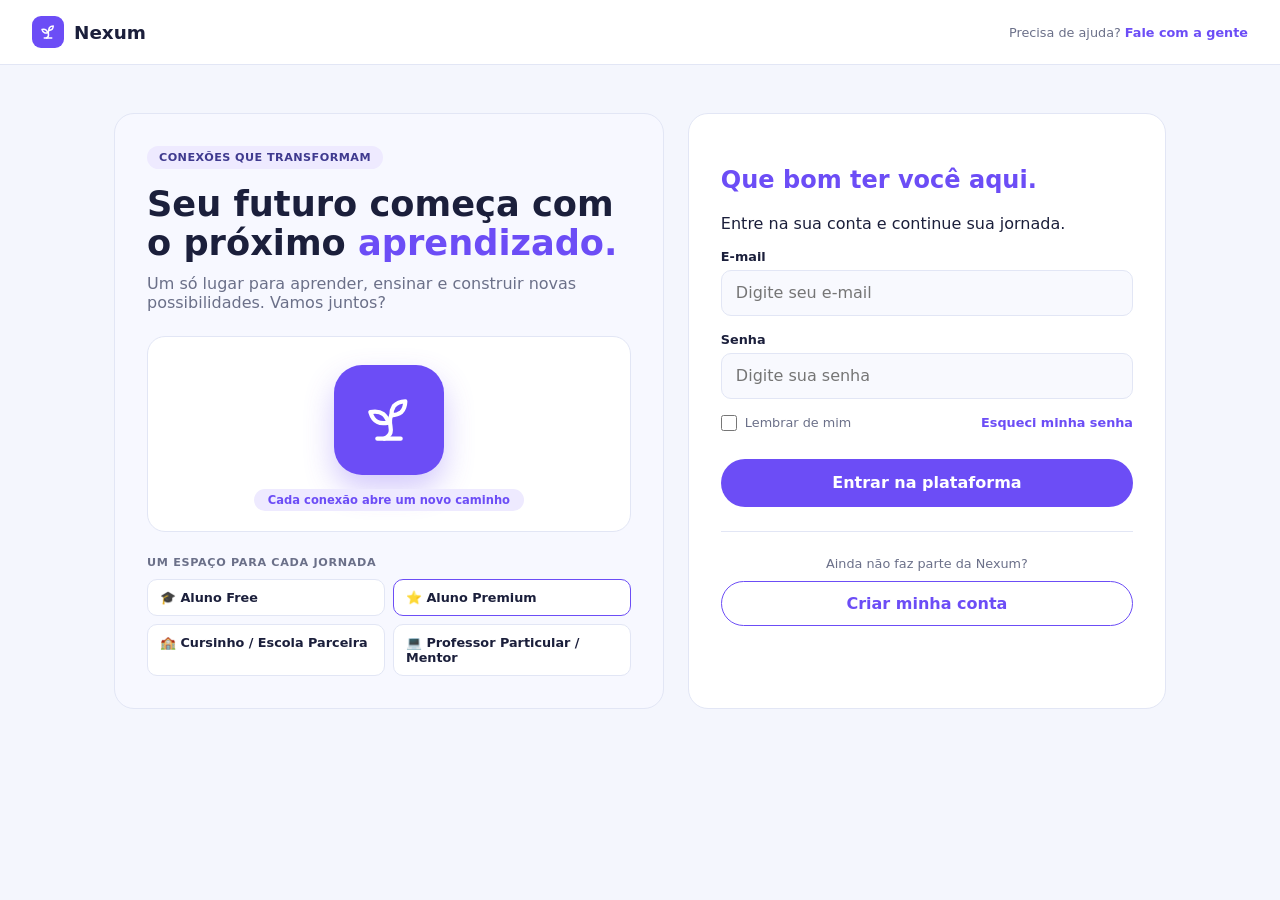
<file: index.html>
<!DOCTYPE html>
<html lang="pt-br">
<head>
    <meta charset="UTF-8">
    <meta name="viewport" content="width=device-width, initial-scale=1.0">
    <title>Entrar | Nexum</title>
    <link rel="stylesheet" href="login.css">
</head>
<body>

    <header class="topo">
        <a class="marca" href="index.html">
            <span class="marca-icone">
                <svg viewBox="0 0 24 24" width="18" height="18" fill="none" stroke="white" stroke-width="2" stroke-linecap="round" stroke-linejoin="round" aria-hidden="true">
                    <path d="M7 20h10"/>
                    <path d="M10 20c5.5-2.5.8-6.4 3-10"/>
                    <path d="M9.5 9.4c1.1.8 1.8 2.2 2.3 3.7-2 .4-3.5.4-4.8-.3-1.2-.6-2.3-1.9-3-4.2 2.8-.5 4.4 0 5.5.8z"/>
                    <path d="M14.1 6a7 7 0 0 0-1.1 4c1.9-.1 3.3-.6 4.3-1.4 1-1 1.6-2.3 1.7-4.6-2.7.1-4 1-4.9 2z"/>
                </svg>
            </span>
            <span>Nexum</span>
        </a>
        <p class="ajuda">Precisa de ajuda? <a href="#">Fale com a gente</a></p>
    </header>

    <main class="pagina">

        <section class="apresentacao">
            <span class="etiqueta">Conexões que transformam</span>
            <h2>Seu futuro começa com o próximo <span class="destaque">aprendizado.</span></h2>
            <p class="subtitulo">Um só lugar para aprender, ensinar e construir novas possibilidades. Vamos juntos?</p>

            <div class="vitrine">
                <div class="vitrine-logo">
                    <svg viewBox="0 0 24 24" width="56" height="56" fill="none" stroke="white" stroke-width="1.8" stroke-linecap="round" stroke-linejoin="round" aria-hidden="true">
                        <path d="M7 20h10"/>
                        <path d="M10 20c5.5-2.5.8-6.4 3-10"/>
                        <path d="M9.5 9.4c1.1.8 1.8 2.2 2.3 3.7-2 .4-3.5.4-4.8-.3-1.2-.6-2.3-1.9-3-4.2 2.8-.5 4.4 0 5.5.8z"/>
                        <path d="M14.1 6a7 7 0 0 0-1.1 4c1.9-.1 3.3-.6 4.3-1.4 1-1 1.6-2.3 1.7-4.6-2.7.1-4 1-4.9 2z"/>
                    </svg>
                </div>
                <span class="vitrine-frase">Cada conexão abre um novo caminho</span>
            </div>

            <h3 class="perfis-titulo">Um espaço para cada jornada</h3>
            <ul class="perfis">
                <li>🎓 Aluno Free</li>
                <li class="perfil-destaque">⭐ Aluno Premium</li>
                <li>🏫 Cursinho / Escola Parceira</li>
                <li>💻 Professor Particular / Mentor</li>
            </ul>
        </section>

        <section class="login">
            <h1>Que bom ter você aqui.</h1>
            <p>Entre na sua conta e continue sua jornada.</p>

            <form id="form-login">
                <label for="email">E-mail</label>
                <input type="email" id="email" name="email" placeholder="Digite seu e-mail" autocomplete="email" required>

                <label for="senha">Senha</label>
                <input type="password" id="senha" name="senha" placeholder="Digite sua senha" autocomplete="current-password" required>

                <div class="linha-opcoes">
                    <label class="lembrar">
                        <input type="checkbox" id="lembrar" name="lembrar">
                        Lembrar de mim
                    </label>
                    <a href="#">Esqueci minha senha</a>
                </div>

                <p id="mensagem" class="mensagem" role="alert" hidden></p>

                <button type="submit">Entrar na plataforma</button>
            </form>

            <div class="cadastro">
                <p>Ainda não faz parte da Nexum?</p>
                <a class="botao-sec" href="cadastro.html">Criar minha conta</a>
            </div>
        </section>

    </main>

    <script src="login.js" defer></script>
</body>
</html>
</file>
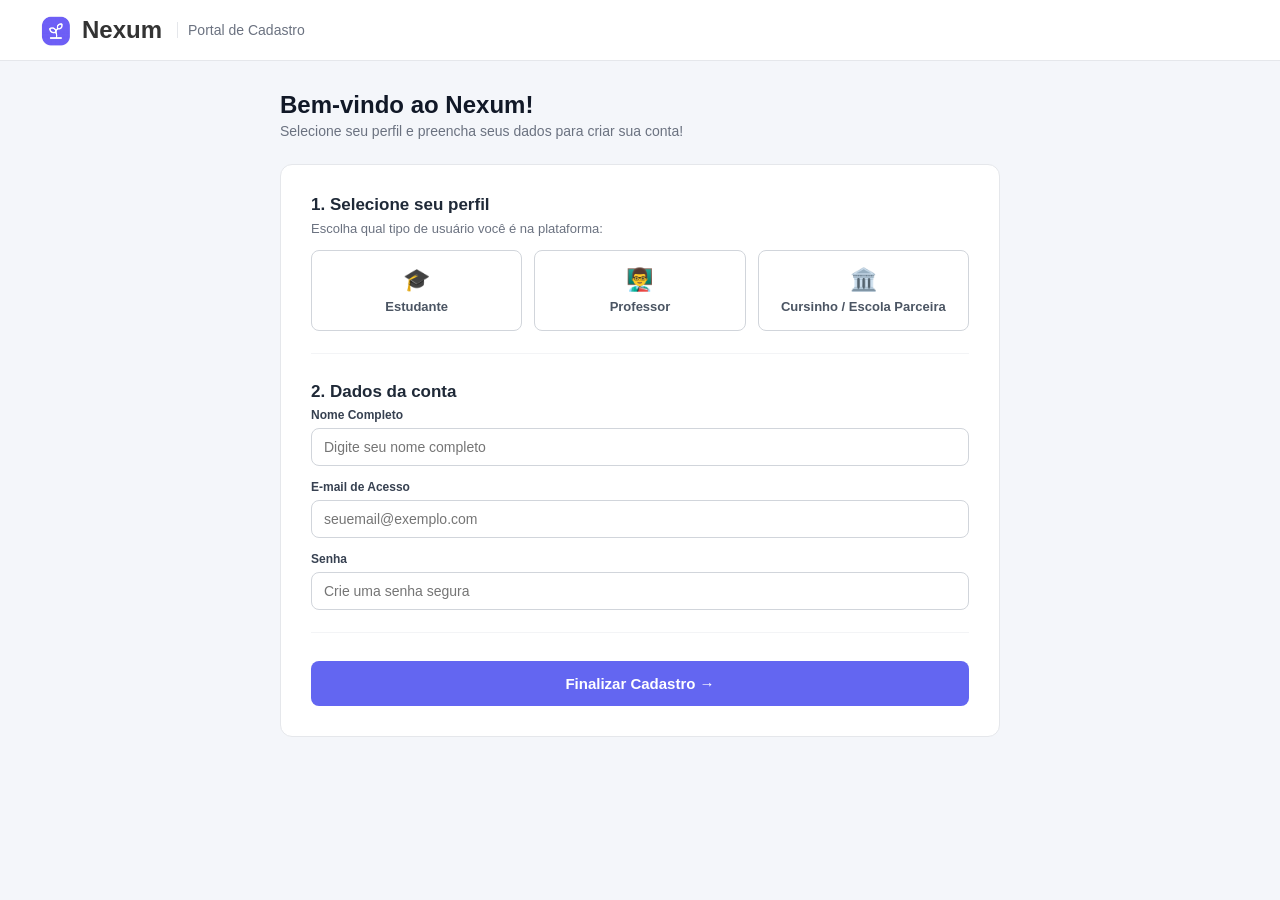
<file: cadastro.html>
<!DOCTYPE html>
<html lang="pt-br">
<head>
    <meta charset="UTF-8">
    <meta name="viewport" content="width=device-width, initial-scale=1.0">
    <title>Nexum - Cadastro de Usuário</title>
    <link rel="stylesheet" href="cadastro.css">
</head>
<body>

    <header class="header-top">
        <div class="logo-area">
            <img src="LogoNexumSemFundo.png" alt="Logo Nexum" class="logo-img">
            <h2>Nexum</h2>
            <span class="header-sub">Portal de Cadastro</span>
        </div>
    </header>

    <main class="main-container">
        <h1>Bem-vindo ao Nexum!</h1>
        <p class="subtitle">Selecione seu perfil e preencha seus dados para criar sua conta!</p>

        <form id="form-cadastro" class="card-form" onsubmit="salvarCadastro(event)">
            
            <!-- selecionar o PERFIL -->
            <section class="form-section">
                <h2 class="section-title-highlight">1. Selecione seu perfil</h2>
                <p class="section-desc">Escolha qual tipo de usuário você é na plataforma:</p>

                <div class="radio-grid-perfil">
                    <label class="btn-perfil" onclick="mudarPerfil('aluno', this)">
                        <input type="radio" name="perfil" value="aluno" required>
                        <span class="perfil-icon">🎓</span>
                        <strong>Estudante</strong>
                    </label>

                    <label class="btn-perfil" onclick="mudarPerfil('professor', this)">
                        <input type="radio" name="perfil" value="professor">
                        <span class="perfil-icon">👨‍🏫</span>
                        <strong>Professor</strong>
                    </label>

                    <label class="btn-perfil" onclick="mudarPerfil('cursinho', this)">
                        <input type="radio" name="perfil" value="cursinho">
                        <span class="perfil-icon">🏛️</span>
                        <strong>Cursinho / Escola Parceira</strong>
                    </label>
                </div>
            </section>

            <section class="form-section">
                <h2 class="section-title-highlight">2. Dados da conta</h2>
                
                <div class="input-group">
                    <label for="nome">Nome Completo</label>
                    <input type="text" id="nome" placeholder="Digite seu nome completo" required>
                </div>

                <div class="input-group margin-top">
                    <label for="email">E-mail de Acesso</label>
                    <input type="email" id="email" placeholder="seuemail@exemplo.com" required>
                </div>

                <div class="input-group margin-top">
                    <label for="senha">Senha</label>
                    <input type="password" id="senha" placeholder="Crie uma senha segura" required minlength="6">
                </div>
            </section>

            
            <!-- Bloco Exclusivo do ALUNO (Configuração de Rotina) -->
            <section id="bloco-rotina-estudante" class="form-section bloco-dinamico" style="display: none;">
                <h2 class="section-title-highlight">3. Configuração de rotina</h2>
                <p class="section-desc">Exclusivo para estudantes: defina seu foco e disponibilidade semanal.</p>

                <div class="sub-card">
                    <label class="label-sub-titulo">Qual é o seu objetivo?</label>
                    <div class="radio-options">
                        <label class="btn-radio" onclick="selecionarVestibular('ENEM', this)">
                            <input type="radio" name="objetivo" value="ENEM"> <span class="radio-icon">◯</span> ENEM
                        </label>
                        <label class="btn-radio" onclick="selecionarVestibular('FUVEST', this)">
                            <input type="radio" name="objetivo" value="FUVEST"> <span class="radio-icon">◯</span> FUVEST
                        </label>
                        <label class="btn-radio" onclick="selecionarVestibular('UNICAMP', this)">
                            <input type="radio" name="objetivo" value="UNICAMP"> <span class="radio-icon">◯</span> UNICAMP
                        </label>
                    </div>

                    <div id="info-vestibular" class="info-box" style="display: none;">
                        <span id="info-titulo">📅 <strong>Data oficial da prova</strong></span>
                        <span class="badge-status">🔸 Aguardando divulgação oficial</span>
                    </div>
                </div>

                <div class="sub-card margin-top">
                    <div class="input-group">
                        <label for="dataLimite">Até quando você quer concluir os estudos? (Prazo pessoal)</label>
                        <input type="date" id="dataLimite" value="2027-09-30">
                    </div>
                </div>

                <div class="sub-card margin-top">
                    <div class="input-group">
                        <label for="horasDisponiveis">Quantas horas você tem para estudar por semana?</label>
                        <div class="input-suffix">
                            <input type="number" id="horasDisponiveis" placeholder="Ex: 14" min="1" max="168">
                            <span>horas / semana</span>
                        </div>
                        <small>Como sua rotina diária varia, informe o total acumulado na semana.</small>
                    </div>
                </div>
            </section>

            <!-- Bloco Exclusivo do user PROFESSOR (Formação e Disciplinas) -->
            <section id="bloco-dados-professor" class="form-section bloco-dinamico" style="display: none;">
                <h2 class="section-title-highlight">3. Informações profissionais</h2>
                <p class="section-desc">Detalhes da sua atuação como docente na plataforma.</p>

                <div class="input-group">
                    <label for="formacaoProfessor">Formação Acadêmica</label>
                    <input type="text" id="formacaoProfessor" placeholder="Ex: Licenciatura em Matemática - USP">
                </div>

                <div class="input-group margin-top">
                    <label for="disciplinasProfessor">Disciplinas Lecionadas</label>
                    <input type="text" id="disciplinasProfessor" placeholder="Ex: Matemática, Física, Redação">
                    <small>Separe as disciplinas por vírgula.</small>
                </div>
            </section>

            <!-- Bloco Exclusivo dos cursinhos (Dados da Instituição) -->
            <section id="bloco-dados-cursinho" class="form-section bloco-dinamico" style="display: none;">
                <h2 class="section-title-highlight">3. Informações da Instituição</h2>
                <p class="section-desc">Dados básicos do cursinho ou escola parceira.</p>

                <div class="input-group">
                    <label for="nomeInstituicao">Nome da Instituição</label>
                    <input type="text" id="nomeInstituicao" placeholder="Ex: Cursinho Popular Conhecimento Para Todos">
                </div>

                <div class="input-group margin-top">
                    <label for="cnpjInstituicao">CNPJ da Instituição</label>
                    <input type="text" id="cnpjInstituicao" placeholder="00.000.000/0001-00">
                </div>
            </section>

            <button type="submit" class="btn-salvar">Finalizar Cadastro →</button>
        </form>
    </main>

    <script src="cadastro.js"></script>
</body>
</html>
</file>
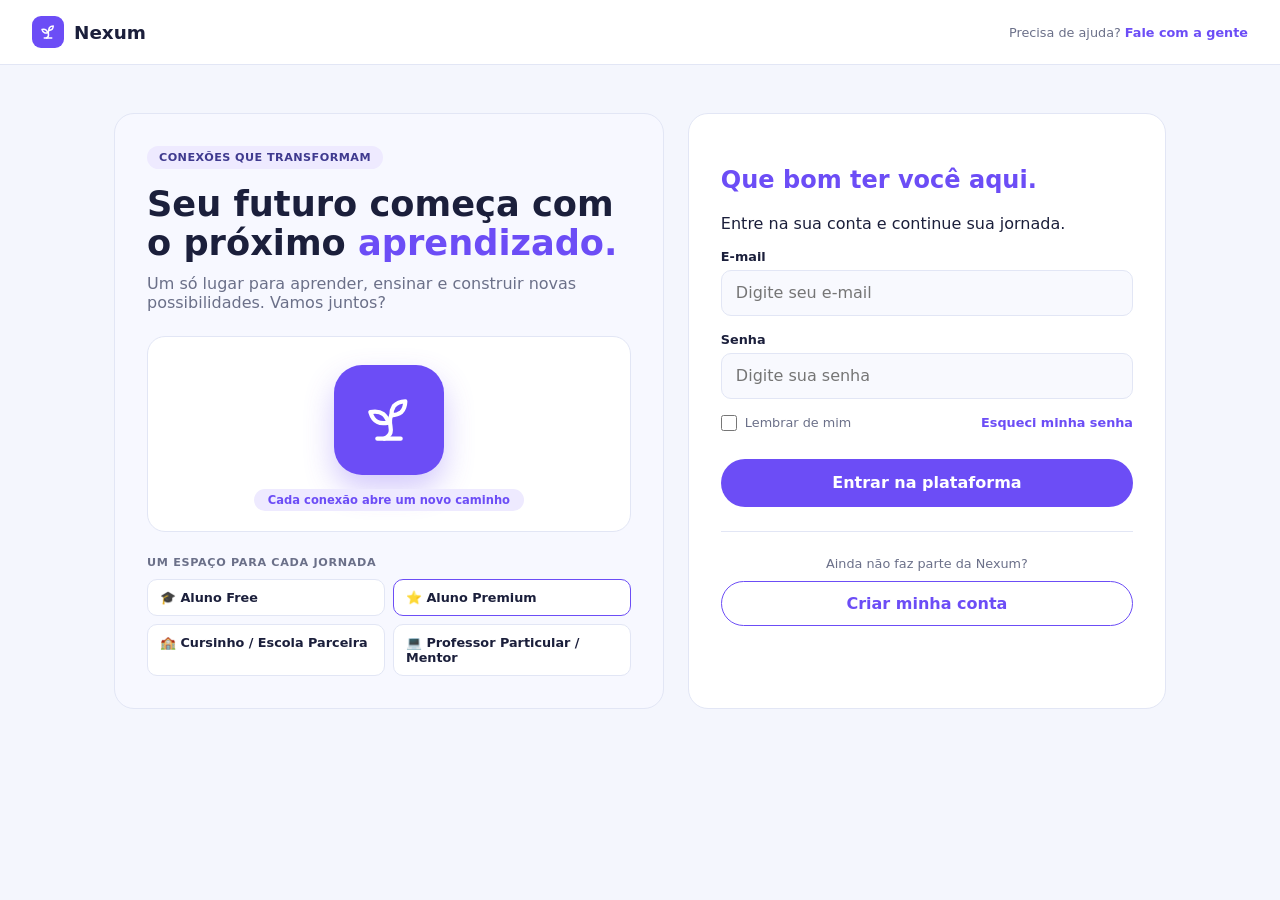
<file: login.html>
<!DOCTYPE html>
<html lang="pt-br">
<head>
    <meta charset="UTF-8">
    <meta name="viewport" content="width=device-width, initial-scale=1.0">
    <title>Entrar | Nexum</title>
    <link rel="stylesheet" href="login.css">
</head>
<body>

    <header class="topo">
        <a class="marca" href="login.html">
            <span class="marca-icone">
                <svg viewBox="0 0 24 24" width="18" height="18" fill="none" stroke="white" stroke-width="2" stroke-linecap="round" stroke-linejoin="round" aria-hidden="true">
                    <path d="M7 20h10"/>
                    <path d="M10 20c5.5-2.5.8-6.4 3-10"/>
                    <path d="M9.5 9.4c1.1.8 1.8 2.2 2.3 3.7-2 .4-3.5.4-4.8-.3-1.2-.6-2.3-1.9-3-4.2 2.8-.5 4.4 0 5.5.8z"/>
                    <path d="M14.1 6a7 7 0 0 0-1.1 4c1.9-.1 3.3-.6 4.3-1.4 1-1 1.6-2.3 1.7-4.6-2.7.1-4 1-4.9 2z"/>
                </svg>
            </span>
            <span>Nexum</span>
        </a>
        <p class="ajuda">Precisa de ajuda? <a href="#">Fale com a gente</a></p>
    </header>

    <main class="pagina">

        <section class="apresentacao">
            <span class="etiqueta">Conexões que transformam</span>
            <h2>Seu futuro começa com o próximo <span class="destaque">aprendizado.</span></h2>
            <p class="subtitulo">Um só lugar para aprender, ensinar e construir novas possibilidades. Vamos juntos?</p>

            <div class="vitrine">
                <div class="vitrine-logo">
                    <svg viewBox="0 0 24 24" width="56" height="56" fill="none" stroke="white" stroke-width="1.8" stroke-linecap="round" stroke-linejoin="round" aria-hidden="true">
                        <path d="M7 20h10"/>
                        <path d="M10 20c5.5-2.5.8-6.4 3-10"/>
                        <path d="M9.5 9.4c1.1.8 1.8 2.2 2.3 3.7-2 .4-3.5.4-4.8-.3-1.2-.6-2.3-1.9-3-4.2 2.8-.5 4.4 0 5.5.8z"/>
                        <path d="M14.1 6a7 7 0 0 0-1.1 4c1.9-.1 3.3-.6 4.3-1.4 1-1 1.6-2.3 1.7-4.6-2.7.1-4 1-4.9 2z"/>
                    </svg>
                </div>
                <span class="vitrine-frase">Cada conexão abre um novo caminho</span>
            </div>

            <h3 class="perfis-titulo">Um espaço para cada jornada</h3>
            <ul class="perfis">
                <li>🎓 Aluno Free</li>
                <li class="perfil-destaque">⭐ Aluno Premium</li>
                <li>🏫 Cursinho / Escola Parceira</li>
                <li>💻 Professor Particular / Mentor</li>
            </ul>
        </section>

        <section class="login">
            <h1>Que bom ter você aqui.</h1>
            <p>Entre na sua conta e continue sua jornada.</p>

            <form id="form-login">
                <label for="email">E-mail</label>
                <input type="email" id="email" name="email" placeholder="Digite seu e-mail" autocomplete="email" required>

                <label for="senha">Senha</label>
                <input type="password" id="senha" name="senha" placeholder="Digite sua senha" autocomplete="current-password" required>

                <div class="linha-opcoes">
                    <label class="lembrar">
                        <input type="checkbox" id="lembrar" name="lembrar">
                        Lembrar de mim
                    </label>
                    <a href="#">Esqueci minha senha</a>
                </div>

                <p id="mensagem" class="mensagem" role="alert" hidden></p>

                <button type="submit">Entrar na plataforma</button>
            </form>

            <div class="cadastro">
                <p>Ainda não faz parte da Nexum?</p>
                <a class="botao-sec" href="cadastro.html">Criar minha conta</a>
            </div>
        </section>

    </main>

    <script src="login.js" defer></script>
</body>
</html>
</file>
<file: login.css>
:root {
    --roxo: #6c4df6;
    --roxo-claro: #eeeaff;
    --fundo: #f4f6fd;
    --texto: #1b1f3b;
    --borda: #e2e6f5;
    --txtSuave: #6b7089;
}

*, *::before, *::after {
    box-sizing: border-box;
}

body {
    margin: 0;
    font-family: system-ui, sans-serif;
    background: var(--fundo);
    color: var(--texto);
}

h1 {
    color: var(--roxo);
}

a {
    color: var(--roxo);
    font-weight: 600;
    text-decoration: none;
}

a:hover {
    text-decoration: underline;
}

/* Cabeçalho */
.topo {
    display: flex;
    justify-content: space-between;
    align-items: center;
    padding: 16px 32px;
    background: white;
    border-bottom: 1px solid var(--borda);
}

.marca {
    display: flex;
    align-items: center;
    gap: 10px;
    font-size: 1.15rem;
    font-weight: 800;
    color: var(--texto);
}

.marca:hover {
    text-decoration: none;
}

.marca-icone {
    display: grid;
    place-items: center;
    width: 32px;
    height: 32px;
    background: var(--roxo);
    border-radius: 9px;
}

.ajuda {
    margin: 0;
    font-size: 0.8rem;
    color: var(--txtSuave);
}

/* Layout em duas colunas */
.pagina {
    display: grid;
    grid-template-columns: 1.15fr 1fr;
    gap: 24px;
    max-width: 1100px;
    margin: 48px auto;
    padding: 0 24px;
}

.apresentacao, .login {
    padding: 32px;
    border: 1px solid var(--borda);
    border-radius: 20px;
}

.login {
    background: white;
}

.apresentacao {
    background: #f7f8ff;
}

.apresentacao h2 {
    margin: 16px 0 12px;
    font-size: 2.2rem;
    line-height: 1.1;
}

.etiqueta {
    display: inline-block;
    padding: 5px 12px;
    font-size: 0.7rem;
    font-weight: 700;
    letter-spacing: 0.04em;
    text-transform: uppercase;
    color: #3f3a8f;
    background: var(--roxo-claro);
    border-radius: 999px;
}

.destaque {
    color: var(--roxo);
}

.subtitulo {
    margin: 0 0 24px;
    color: var(--txtSuave);
}

.vitrine {
    display: flex;
    flex-direction: column;
    align-items: center;
    gap: 14px;
    padding: 28px 16px 20px;
    background: white;
    border: 1px solid var(--borda);
    border-radius: 18px;
}

.vitrine-logo {
    display: grid;
    place-items: center;
    width: 110px;
    height: 110px;
    background: var(--roxo);
    border-radius: 28px;
    box-shadow: 0 14px 30px rgba(108, 77, 246, 0.3);
}

.vitrine-frase {
    padding: 4px 14px;
    font-size: 0.72rem;
    font-weight: 600;
    color: var(--roxo);
    background: var(--roxo-claro);
    border-radius: 999px;
}

.perfis-titulo {
    margin: 24px 0 10px;
    font-size: 0.7rem;
    letter-spacing: 0.06em;
    text-transform: uppercase;
    color: var(--txtSuave);
}

.perfis {
    list-style: none;
    margin: 0;
    padding: 0;
    display: grid;
    grid-template-columns: 1fr 1fr;
    gap: 8px;
}

.perfis li {
    padding: 10px 12px;
    font-size: 0.8rem;
    font-weight: 600;
    background: white;
    border: 1px solid var(--borda);
    border-radius: 10px;
}

.perfis .perfil-destaque {
    border-color: var(--roxo);
}

/* Formulário */
label {
    display: block;
    margin-bottom: 6px;
    font-weight: 700;
    font-size: 0.8rem;
}

input {
    display: block;
    width: 100%;
    height: 46px;
    margin-bottom: 16px;
    padding: 0 14px;
    font: inherit;
    background: #f8f9fe;
    border: 1px solid var(--borda);
    border-radius: 10px;
}

input:focus {
    outline: none;
    border-color: var(--roxo);
    box-shadow: 0 0 0 3px rgba(108, 77, 246, 0.15);
}

button {
    width: 100%;
    height: 48px;
    font: inherit;
    font-weight: 700;
    color: white;
    background: var(--roxo);
    border: 0;
    border-radius: 999px;
    cursor: pointer;
}

button:hover {
    background: #5a3de0;
}

button:disabled {
    opacity: 0.6;
    cursor: wait;
}

.linha-opcoes {
    display: flex;
    align-items: center;
    justify-content: space-between;
    margin-bottom: 28px;
    font-size: 0.8rem;
    gap: 16px;
}

.lembrar {
    display: flex;
    align-items: center;
    gap: 8px;
    margin: 0;
    font-weight: 500;
    color: var(--txtSuave);
    cursor: pointer;
}

.lembrar input {
    width: 16px;
    height: 16px;
    margin: 0;
    padding: 0;
    accent-color: var(--roxo);
}

.mensagem {
    margin: 0 0 14px;
    padding: 10px 12px;
    font-size: 0.82rem;
    font-weight: 600;
    color: #d93a4a;
    background: #fdecee;
    border-radius: 8px;
}

.mensagem[hidden] {
    display: none;
}

.cadastro {
    margin-top: 24px;
    padding-top: 24px;
    border-top: 1px solid var(--borda);
    text-align: center;
}

.cadastro p {
    margin: 0 0 10px;
    font-size: 0.8rem;
    color: var(--txtSuave);
}

.botao-sec {
    display: block;
    padding: 12px;
    border: 1.5px solid var(--roxo);
    border-radius: 999px;
    background: white;
}

.botao-sec:hover {
    color: white;
    text-decoration: none;
    background: var(--roxo);
}

/* Responsivo (RNF06: a partir de 360px) */
@media (max-width: 860px) {
    .pagina {
        grid-template-columns: 1fr;
        margin: 24px auto;
    }

    .login {
        order: -1;
    }

    .apresentacao, .login {
        padding: 24px 20px;
    }

    .topo {
        padding: 14px 20px;
    }
}

@media (max-width: 480px) {
    .ajuda {
        display: none;
    }

    .perfis {
        grid-template-columns: 1fr;
    }

    .apresentacao h2 {
        font-size: 1.8rem;
    }
}
</file>
<file: cadastro.css>
* {
  margin: 0;
  padding: 0;
  box-sizing: border-box;
  font-family: Arial, Helvetica, sans-serif;
}

body {
  background-color: #f4f6fa;
  color: #333;
}

.header-top {
  display: flex;
  align-items: center;
  background-color: #ffffff;
  padding: 14px 40px;
  border-bottom: 1px solid #e5e7eb;
}

.logo-area {
  display: flex;
  align-items: center;
  gap: 10px;
}

.logo-img {
  width: 32px;
  height: 32px;
}

.header-sub {
  color: #6b7280;
  font-size: 14px;
  border-left: 1px solid #e5e7eb;
  padding-left: 10px;
  margin-left: 5px;
}

.main-container {
  max-width: 760px;
  margin: 30px auto;
  padding: 0 20px 60px 20px;
}

h1 {
  font-size: 24px;
  color: #111827;
  margin-bottom: 4px;
}

.subtitle {
  color: #6b7280;
  font-size: 14px;
  margin-bottom: 25px;
}

.card-form {
  background: #ffffff;
  border: 1px solid #e5e7eb;
  border-radius: 12px;
  padding: 30px;
}

.form-section {
  margin-bottom: 28px;
  padding-bottom: 22px;
  border-bottom: 1px solid #f3f4f6;
}

.section-title-highlight {
  font-size: 17px;
  color: #1f2937;
  margin-bottom: 6px;
  font-weight: bold;
}

.section-desc {
  font-size: 13px;
  color: #6b7280;
  margin-bottom: 14px;
}

.radio-grid-perfil {
  display: flex;
  gap: 12px;
}

.btn-perfil {
  flex: 1;
  border: 1px solid #d1d5db;
  background-color: #ffffff;
  padding: 16px 10px;
  text-align: center;
  border-radius: 8px;
  cursor: pointer;
  display: flex;
  flex-direction: column;
  align-items: center;
  gap: 6px;
  font-size: 13px;
  color: #4b5563;
  transition: all 0.2s;
  user-select: none;
}

.btn-perfil input {
  display: none;
}

.perfil-icon {
  font-size: 22px;
}

.btn-perfil.active {
  border-color: #6366f1;
  color: #6366f1;
  background-color: #f5f3ff;
}

.sub-card {
  background-color: #fafafa;
  border: 1px solid #e5e7eb;
  padding: 16px;
  border-radius: 8px;
}

.label-sub-titulo {
  display: block;
  font-size: 12px;
  font-weight: bold;
  color: #374151;
  margin-bottom: 10px;
}

.radio-options {
  display: flex;
  gap: 10px;
}

.btn-radio {
  flex: 1;
  border: 1px solid #d1d5db;
  background-color: #ffffff;
  padding: 10px;
  text-align: center;
  border-radius: 6px;
  cursor: pointer;
  font-size: 13px;
  font-weight: bold;
  color: #4b5563;
  transition: all 0.2s;
  user-select: none;
}

.btn-radio input {
  display: none;
}

.btn-radio.active {
  border-color: #6366f1;
  color: #6366f1;
  background-color: #f5f3ff;
}
/* pra aquela parte de selecionar os vestibulares */
.btn-radio.active .radio-icon {
  color: #6366f1; 
  font-weight: bold;
}

.info-box {
  background-color: #ffffff;
  border: 1px solid #e5e7eb;
  border-radius: 6px;
  padding: 10px;
  font-size: 12px;
  margin-top: 10px;
}

.badge-status {
  background-color: #fff7ed;
  color: #c2410c;
  padding: 2px 6px;
  border-radius: 10px;
  font-size: 10px;
  margin-left: 6px;
}

.input-group label {
  display: block;
  font-size: 12px;
  font-weight: bold;
  color: #374151;
  margin-bottom: 6px;
}

.input-group input {
  width: 100%;
  padding: 10px 12px;
  border: 1px solid #d1d5db;
  border-radius: 8px;
  font-size: 14px;
  background-color: #ffffff;
}

.input-group small {
  display: block;
  color: #9ca3af;
  font-size: 11px;
  margin-top: 5px;
}

.input-suffix {
  position: relative;
  display: flex;
  align-items: center;
}

.input-suffix span {
  position: absolute;
  right: 12px;
  color: #9ca3af;
  font-size: 13px;
}

.margin-top {
  margin-top: 14px;
}

.btn-salvar {
  width: 100%;
  background-color: #6366f1;
  color: white;
  border: none;
  padding: 14px;
  border-radius: 8px;
  font-weight: bold;
  cursor: pointer;
  font-size: 15px;
  transition: background-color 0.2s;
}

.btn-salvar:hover {
  background-color: #4f46e5;
}
</file>
